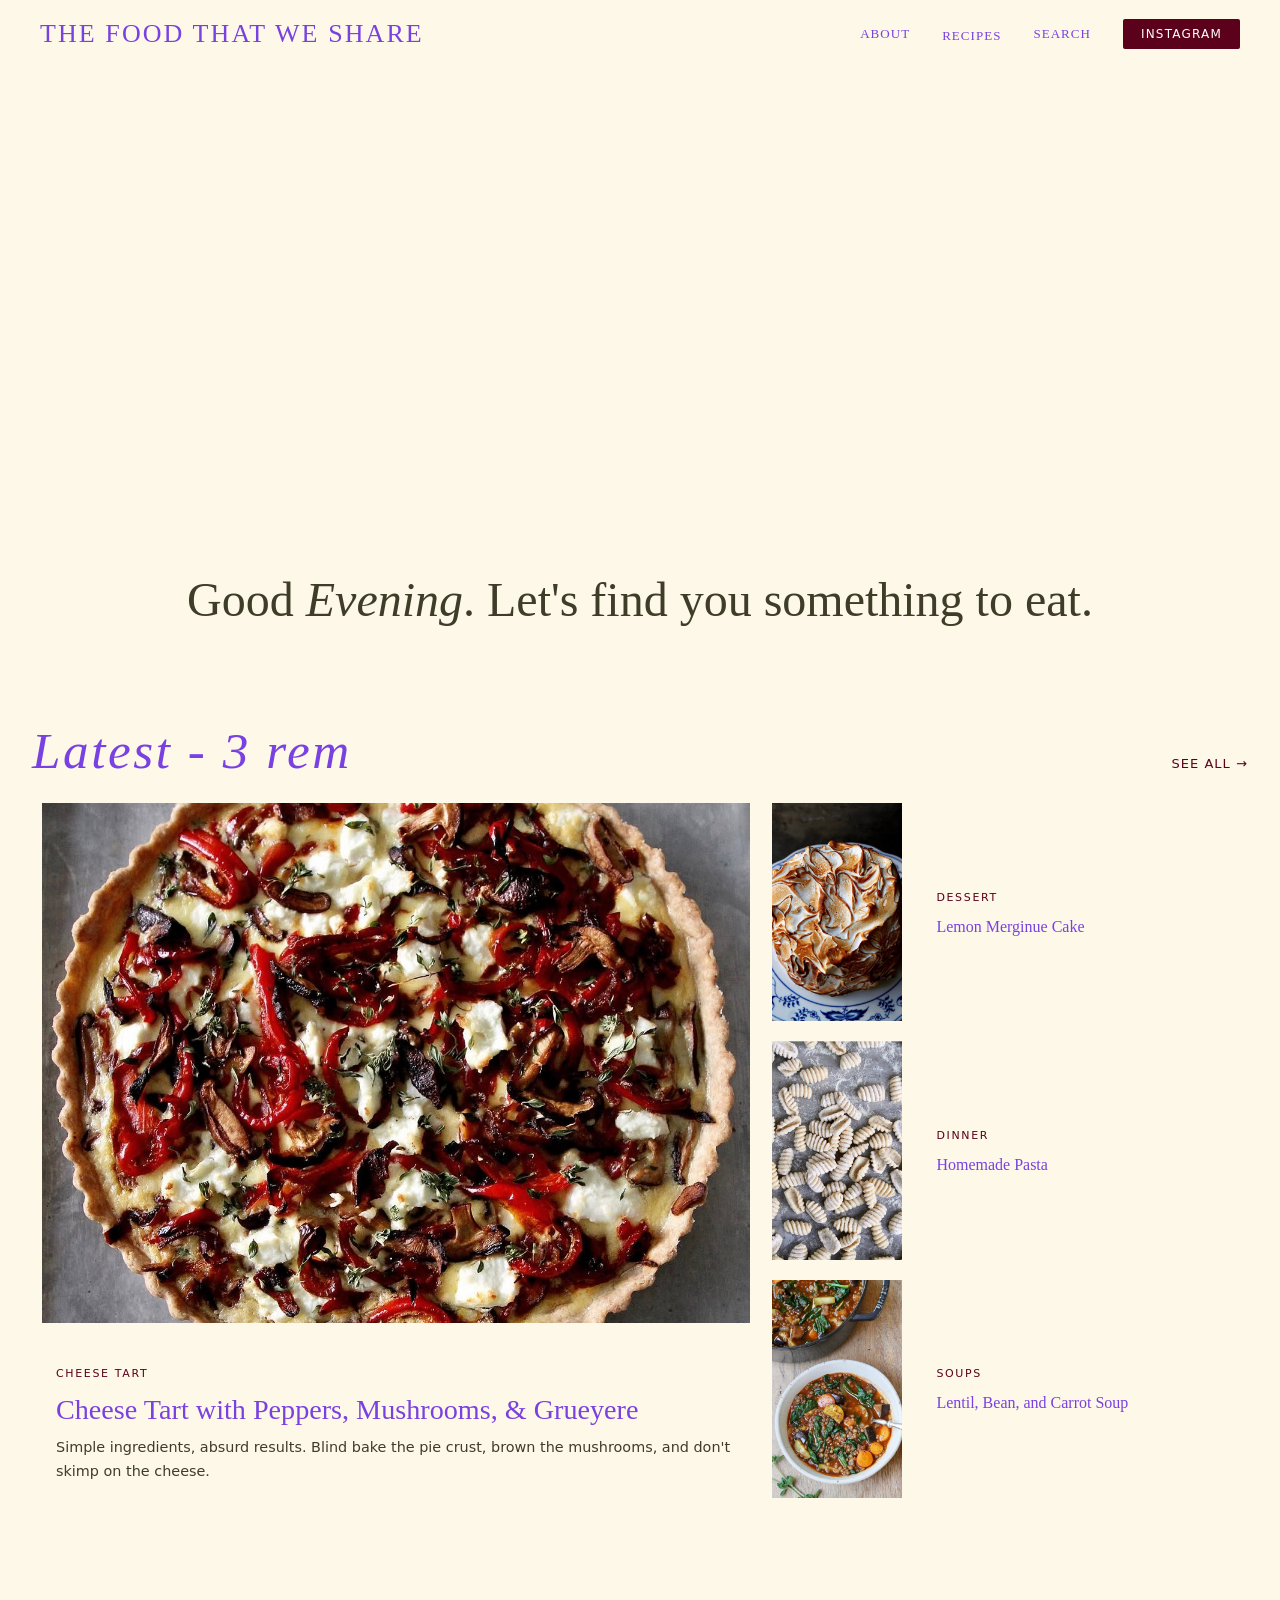
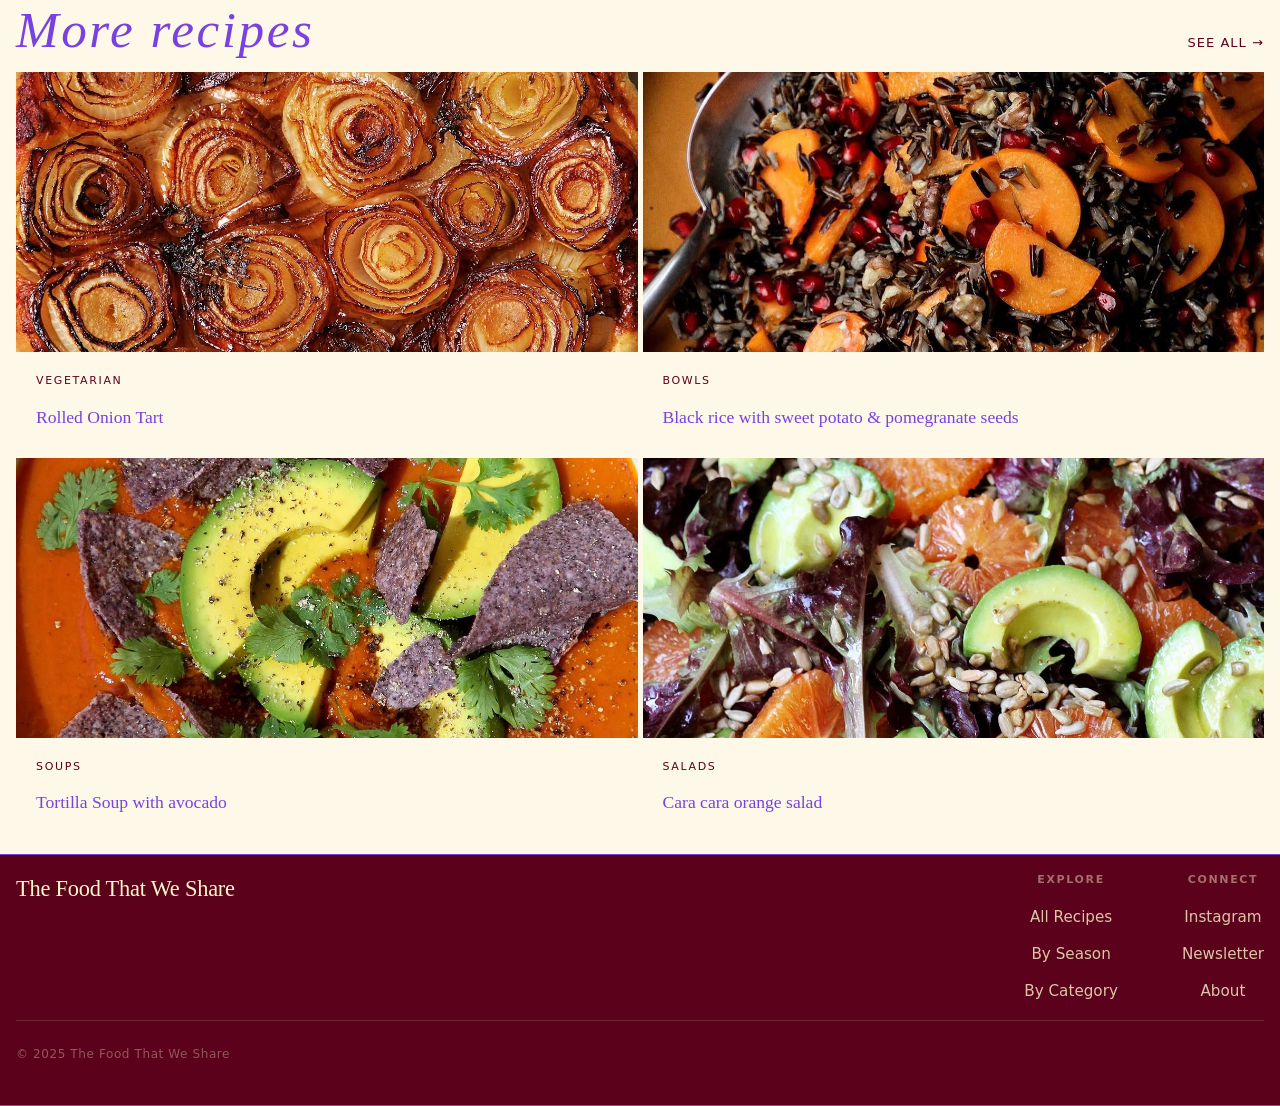
<file: index.html>
<!DOCTYPE html>
<html lang="en">
<head>
  <meta charset="UTF-8" />
  <meta name="viewport" content="width=device-width, initial-scale=1.0" />
  <title>The Food That We Share</title>
  <link rel="stylesheet" href="css/style.css" />
  <link rel="preconnect" href="https://fonts.googleapis.com" />
  <link rel="preconnect" href="https://fonts.gstatic.com" crossorigin />
  <link href="https://fonts.googleapis.com/css2?family=Playfair+Display:ital,wght@0,700;0,900;1,700;1,900&family=DM+Sans:wght@300;400;500&display=swap" rel="stylesheet" />
</head>
<body>

  <!-- NAV -->
  <header class="site-header" id="site-header">
  <div class="header-inner">
    <nav class="nav-left">
      <a href="index.html" class="logo">The Food That We Share</a>
    </nav>
    <div class="mobile-svg">
      <svg width="24" height="25" viewBox="0 0 24 25" fill="none" xmlns="http://www.w3.org/2000/svg">
        <circle cx="11" cy="11.5" r="8" stroke="#290A08" stroke-width="1.2"></circle>
        <path d="M16.5 17L21.5 22" stroke="#290A08" stroke-width="1.2"></path>
      </svg>
    </div>
    <a></a>
    <nav class="nav-right">
      <a href="about.html">About</a>
      <div class="dropdown">
        <a href="#">Recipes</a>
        <div class="dropdown-menu">
          <a href="#">Breakfast</a>
          <a href="#">Lunch</a>
          <a href="#">Dinner</a>
          <a href="#">Dessert</a>
          <a href="#">Snacks</a>
        </div>
      </div>
      <a href="#">Search</a>
    
  <button class="btn-subscribe">Instagram</button>
    </nav>
    <button class="burger" id="burger" aria-label="Open menu">
      <span></span><span></span><span></span>
    </button>
  </div>
  <!-- Mobile menu -->
  <div class="mobile-menu" id="mobile-menu">
    <a href="#">Recipes</a>
    <a href="#">Our partners</a>
    <a href="#">Instagram</a>
    <a href="#">Shop</a>
    <a href="about.html">About</a>
    <a href="#" class="mobile-subscribe">Subscribe</a>
  </div>
</header>

  <main>
    <!-- HERO -->
    <section class="hero">
      <video autoplay loop muted="yes" playsinline width="70%">
        <source src="photos/salad.mp4" type="video/quicktime">
        Your browser does not support the video tag.
      </video>
      <h1 class="hero-title" id="greeting"></h1>
      <script>
        const hour = new Date().getHours();
        let greet;

        if (hour < 12) {
          greet = "Good <i>Morning</i>";
        } else if (hour < 18) {
          greet = "Good <i>Afternoon</i>";
        } else {
          greet = "Good <i>Evening</i>";
        }

        document.getElementById("greeting").innerHTML = greet + ". Let's find you something to eat.";
      </script>
    </section>

    <!-- FEATURED GRID -->
    <section class="featured-grid">
      <div class="section-header">
        <h2 class="section-title">Latest - 3 rem</h2>
        <a href="#" class="see-all">See all →</a>
      </div>

      <div class="grid-layout">

        <!-- Big card -->
        <article class="card card--big">
          <a href="recipe.html" class="card-img-link">
            <img
              src="photos/cheese_tart.PNG"
              class="card-img"
            />
          </a>
          <div class="card-body">
            <span class="card-tag">Cheese Tart</span>
            <h3 class="card-title"><a href="recipe.html">Cheese Tart with Peppers, Mushrooms, &amp; Grueyere</a></h3>
            <p class="card-desc">Simple ingredients, absurd results. Blind bake the pie crust, brown the mushrooms, and don't skimp on the cheese.</p>
          </div>
        </article>

        <!-- Small cards column -->
        <div class="small-cards">

          <article class="card card--small">
            <a href="recipe.html" class="card-img-link">
              <img
                src="photos/lemon_meringue.PNG"
                class="card-img"
              />
            </a>
            <div class="card-body">
              <span class="card-tag">Dessert</span>
              <h3 class="card-title"><a href="recipe.html">Lemon Merginue Cake</a></h3>
            </div>
          </article>

          <article class="card card--small">
            <a href="recipe.html" class="card-img-link">
              <img
                src="photos/pasta_shapes.PNG"
                class="card-img"
              />
            </a>
            <div class="card-body">
              <span class="card-tag">Dinner</span>
              <h3 class="card-title"><a href="recipe.html">Homemade Pasta</a></h3>
            </div>
          </article>

          <article class="card card--small">
            <a href="recipe.html" class="card-img-link">
              <img
                src="photos/soup.PNG"
                class="card-img"
              />
            </a>
            <div class="card-body">
              <span class="card-tag">Soups</span>
              <h3 class="card-title"><a href="recipe.html">Lentil, Bean, and Carrot Soup</a></h3>
              <!-- <p class="card-desc">blah blah blah</p> -->
            </div>
          </article>

        </div>
      </div>
    </section>

    <!-- MORE RECIPES ROW -->
    <section class="more-recipes">
      <div class="section-header">
        <h2 class="section-title">More recipes</h2>
        <a href="#" class="see-all">See all →</a>
      </div>
      <div class="row-cards">

        <article class="row-card">
          <a href="recipe.html">
            <div class="row-card-img-wrap">
              <img
                src="photos/onion_tart.PNG"
                class="card-img"
              />
            </div>
          </a>
          <span class="card-tag">Vegetarian</span>
          <h3 class="row-card-title"><a href="recipe.html">Rolled Onion Tart</a></h3>
          <!-- <p class="row-card-desc">blah blah blah</p> -->
        </article>

        <article class="row-card">
          <a href="recipe.html">
            <div class="row-card-img-wrap">
              <img
                src="photos/rice_sweetpotato.PNG"
                class="card-img"
              />
            </div>
          </a>
          <span class="card-tag">Bowls</span>
          <h3 class="row-card-title"><a href="recipe.html">Black rice with sweet potato &amp; pomegranate seeds</a></h3>
        </article>

        <article class="row-card">
          <a href="recipe.html">
            <div class="row-card-img-wrap">
              <img
                src="photos/tortillasoup.PNG"
                class="card-img"
              />
            </div>
          </a>
          <span class="card-tag">Soups</span>
          <h3 class="row-card-title"><a href="recipe.html">Tortilla Soup with avocado</a></h3>
        </article>

        <article class="row-card">
          <a href="recipe.html">
            <div class="row-card-img-wrap">
              <img
                src="photos/orange_salad.PNG"
                class="card-img"
              />
            </div>
          </a>
          <span class="card-tag">Salads</span>
          <h3 class="row-card-title"><a href="recipe.html">Cara cara orange salad</a></h3>
        </article>

      </div>
    </section>

  </main>

  <!-- FOOTER -->
  <footer class="newsletter-band">
    <div class="footer-inner">
      <div class="footer-brand">
        <a href="index.html" class="logo footer-logo">The Food That We Share</a>
      </div>
      <nav class="footer-nav">
        <div class="footer-col">
          <strong>Explore</strong>
          <a href="#">All Recipes</a>
          <a href="#">By Season</a>
          <a href="#">By Category</a>
        </div>
        <div class="footer-col">
          <strong>Connect</strong>
          <a href="#">Instagram</a>
          <a href="#">Newsletter</a>
          <a href="#">About</a>
        </div>
      </nav>
    </div>
    <div class="footer-bottom">
      <span>© 2025 The Food That We Share</span>
    </div>
  </footer>

  <script src="js/main.js"></script>
</body>
</html>
</file>
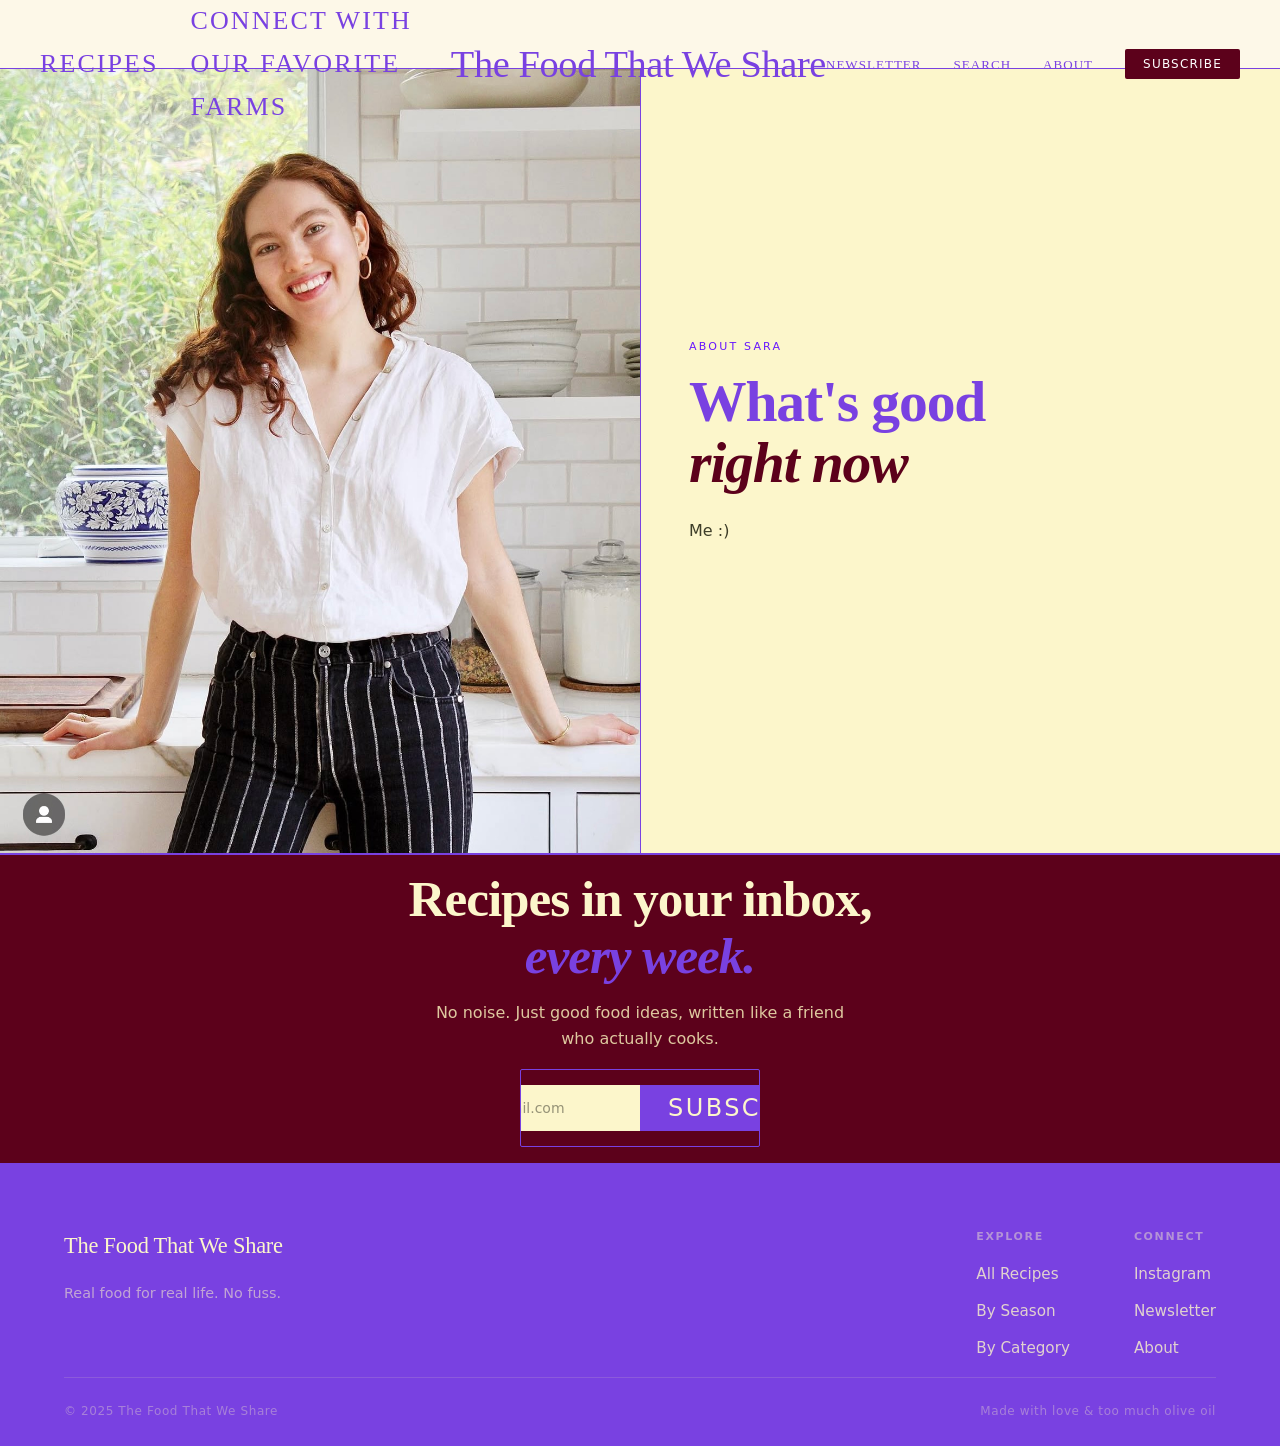
<file: about.html>
<!DOCTYPE html>
<html lang="en">
<head>
  <meta charset="UTF-8" />
  <meta name="viewport" content="width=device-width, initial-scale=1.0" />
  <title>The Food That We Share</title>
  <link rel="stylesheet" href="css/style.css" />
  <link rel="preconnect" href="https://fonts.googleapis.com" />
  <link rel="preconnect" href="https://fonts.gstatic.com" crossorigin />
  <link href="https://fonts.googleapis.com/css2?family=Playfair+Display:ital,wght@0,700;0,900;1,700;1,900&family=DM+Sans:wght@300;400;500&display=swap" rel="stylesheet" />
</head>
<body>

  <!-- NAV -->
  <header class="site-header" id="site-header">
    <div class="header-inner">
      <nav class="nav-left">
        <a href="#">Recipes</a>
        <a href="#">Connect with our favorite farms</a>
      </nav>
      <div class="mobile-svg">
        <svg width="24" height="25" viewBox="0 0 24 25" fill="none" xmlns="http://www.w3.org/2000/svg">
          <circle cx="11" cy="11.5" r="8" stroke="#290A08" stroke-width="1.2"></circle>
          <path d="M16.5 17L21.5 22" stroke="#290A08" stroke-width="1.2"></path>
        </svg>
      </div>
      <a href="index.html" class="logo">The Food That We Share</a>
      <nav class="nav-right">
        <a href="#">Newsletter</a>
        <a href="#">Search</a>
        <a href="about.html">About</a>
        <button class="btn-subscribe">Subscribe</button>
      </nav>
      <button class="burger" id="burger" aria-label="Open menu">
        <span></span><span></span><span></span>
      </button>
    </div>
    <!-- Mobile menu -->
    <div class="mobile-menu" id="mobile-menu">
      <a href="#">Recipes</a>
      <a href="#">Our partners</a>
      <a href="#">Newsletter</a>
      <a href="#">Shop</a>
      <a href="about.html">About</a>
      <a href="#" class="mobile-subscribe">Subscribe</a>
    </div>
  </header>

  <main>
    <!-- FULL-BLEED BANNER -->
    <section class="banner-split">
      <div class="banner-image">
        <img
          src="photos/about.PNG"
        />
      </div>
      <div class="banner-text">
        <span class="banner-eyebrow">About Sara</span>
        <h2 class="banner-heading">What's good<br /><em>right now</em></h2>
        <p>Me :)</p>
      </div>
    </section>

    <!-- NEWSLETTER BAND -->
    <section class="newsletter-band">
      <h2>Recipes in your inbox,<br /><em>every week.</em></h2>
      <p>No noise. Just good food ideas, written like a friend who actually cooks.</p>
      <div class="newsletter-form">
        <input type="email" placeholder="your@email.com" aria-label="Email address" />
        <button type="button">Subscribe</button>
      </div>
    </section>

  </main>

  <!-- FOOTER -->
  <footer class="site-footer">
    <div class="footer-inner">
      <div class="footer-brand">
        <a href="index.html" class="logo footer-logo">The Food That We Share</a>
        <p>Real food for real life. No fuss.</p>
      </div>
      <nav class="footer-nav">
        <div class="footer-col">
          <strong>Explore</strong>
          <a href="#">All Recipes</a>
          <a href="#">By Season</a>
          <a href="#">By Category</a>
        </div>
        <div class="footer-col">
          <strong>Connect</strong>
          <a href="#">Instagram</a>
          <a href="#">Newsletter</a>
          <a href="#">About</a>
        </div>
      </nav>
    </div>
    <div class="footer-bottom">
      <span>© 2025 The Food That We Share</span>
      <span>Made with love &amp; too much olive oil</span>
    </div>
  </footer>

  <script src="js/main.js"></script>
</body>
</html>
</file>
<file: css/style.css>
/* ============================================
   THE HUNGRY TABLE — Main Stylesheet
   ============================================ */

/* --- CSS Variables --- */
:root {
  /* f5eec0 */
  --cream:   #fcf6cb;
  --green:   #6817fe;
  --orange:  #5c011b;
  --dark:    #7941e1;
  --mid:     #3d3d28;
  --light:   #fdf8e8;

  --ff-display: 'Garamond', Georgia, serif;
  --ff-body:    'Garamond', system-ui, sans-serif;

  --header-h: 68px;
  --transition: 0.25s ease;
  --radius: 2px;
}

/* --- Reset & Base --- */
*, *::before, *::after { box-sizing: border-box; margin: 0; padding: 0; }

html { scroll-behavior: smooth; }

body {
  background: var(--light);
  color: var(--dark);
  font-family: var(--ff-body);
  font-size: 17px;
  line-height: 1.65;
  -webkit-font-smoothing: antialiased;
  overflow-x: hidden;
}

img { display: block; width: 100%; height: 100%; object-fit: cover; }
a { color: inherit; text-decoration: none; }

/* ============================================
   HEADER / NAV
   ============================================ */
.site-header {
  position: sticky;
  top: 0; 
  left: 0; 
  right: 0;
  z-index: 100;
  background: var(--light);
  /* border-bottom: 1.5px solid var(--dark); */
  transform: translateY(0); 
  transition: transform 0.3s ease;
}


.header-inner {
  display: grid;
  grid-template-columns: 1fr auto 1fr;
  align-items: center;
  height: var(--header-h);
  padding: 0 2.5rem;
  max-width: 100%;
}

.nav-left, .nav-right {
  display: flex;
  align-items: center;
  gap: 2rem;
}

.mobile-svg {
  display: none;
  flex-direction: column;
  gap: 5px;
  background: none;
  border: none;
  cursor: pointer;
  padding: 4px;
  grid-column: 1;
  justify-self: left;
}

.nav-right { justify-content: flex-end; }

.nav-left a {
  font-family: var(--ff-display);
  font-size: 26px;
  font-weight: 500;
  letter-spacing: 0.08em;
  text-transform: uppercase;
  color: var(--dark);
  transition: color var(--transition);
}

.nav-right a {
  font-family: var(--ff-display);
  font-size: 13px;
  font-weight: 500;
  letter-spacing: 0.08em;
  text-transform: uppercase;
  color: var(--dark);
  transition: color var(--transition);
}

.nav-left a:hover, .nav-right a:hover { color: var(--orange); }

.logo {
  font-family: var(--ff-display);
  font-size: clamp(2.1rem, 3vw, 2.5rem);
  font-weight: 400;
  color: var(--dark);
  letter-spacing: -0.01em;
  text-align: center;
  white-space: nowrap;
}

.btn-subscribe {
  background: var(--orange);
  color: white;
  border: none;
  font-family: var(--ff-body);
  font-size: 12px;
  font-weight: 500;
  letter-spacing: 0.1em;
  text-transform: uppercase;
  padding: 8px 18px;
  cursor: pointer;
  border-radius: var(--radius);
  transition: background var(--transition), transform var(--transition);
}

.btn-subscribe:hover {
  background: var(--dark);
  transform: translateY(-1px);
}

/* Burger */
.burger {
  display: none;
  flex-direction: column;
  gap: 5px;
  background: none;
  border: none;
  cursor: pointer;
  padding: 4px;
  grid-column: 3;
  justify-self: end;
}

.burger span {
  display: block;
  width: 24px;
  height: 2px;
  background: var(--dark);
  transition: transform var(--transition), opacity var(--transition);
}

.burger.open span:nth-child(1) { transform: translateY(7px) rotate(45deg); }
.burger.open span:nth-child(2) { opacity: 0; }
.burger.open span:nth-child(3) { transform: translateY(-7px) rotate(-45deg); }

/* Mobile menu */
.mobile-menu {
  display: none;
  flex-direction: column;
  padding: 1.5rem 2.5rem 2rem;
  border-top: 1.5px solid var(--dark);
  gap: 1.25rem;
}

.mobile-menu a {
  font-family: var(--ff-body);
  font-size: 14px;
  font-weight: 500;
  letter-spacing: 0.08em;
  text-transform: uppercase;
}

.mobile-menu.open { display: flex; }

.mobile-subscribe {
  margin-top: 0.5rem;
  background: var(--orange);
  color: white !important;
  padding: 10px 20px;
  text-align: center;
  border-radius: var(--radius);
}

/* ============================================
   HERO
   ============================================ */
.hero {
  display: flex;
  flex-direction: column;
  align-items: center;
  text-align: center;
  margin-top: var(--header-h);
  padding: 1rem 4rem;
}

.hero video {
  width: 70%;
  margin-bottom: 1rem;
}

.hero-title {
  font-family: var(--ff-display);
  font-size: 3rem;
  font-weight: 400;
  line-height: 1.2;
  color: var(--mid);
}


/* ============================================
   BUTTONS
   ============================================ */
.btn-primary {
  display: inline-block;
  background: var(--orange);
  color: white;
  font-family: var(--ff-body);
  font-size: 13px;
  font-weight: 500;
  letter-spacing: 0.08em;
  text-transform: uppercase;
  padding: 14px 32px;
  border-radius: var(--radius);
  transition: background var(--transition), transform var(--transition);
}

.btn-primary:hover {
  background: var(--green);
  /* color: var(--dark); */
  transform: translateY(-2px);
}

.btn-dark {
  background: var(--dark);
}

.btn-dark:hover {
  background: var(--orange);
  color: white;
}

/* ============================================
   SECTION HEADERS
   ============================================ */
.section-header {
  display: flex;
  align-items: baseline;
  justify-content: space-between;
  padding: 0rem;
}

.section-title {
  font-family: var(--ff-display);
  font-size: clamp(2.2rem, 4vw, 3.5rem);
  font-weight: 300;
  font-style: italic;
  color: var(--dark);
  letter-spacing: 0.05em;
}

.see-all {
  font-size: 13px;
  font-weight: 500;
  letter-spacing: 0.08em;
  text-transform: uppercase;
  color: var(--orange);
  transition: color var(--transition);
}

.see-all:hover { color: var(--dark); }

/* ============================================
   FEATURED GRID
   ============================================ */
.featured-grid {
  padding: 1rem 4rem;
  max-width: 100%;
}

.grid-layout {
  display: grid;
  grid-template-columns: 3fr 2fr;
  gap: 2px;
  /* border: 1.5px solid var(--dark); */
}

/* Cards — shared */
.card {
  position: relative;
  overflow: hidden;
  /* background: var(--cream); */
}

.card-img-link {
  display: block;
  overflow: hidden;
}

.card-img {
  transition: transform 0.6s cubic-bezier(0.25,0.46,0.45,0.94);
}

.card-img-link:hover .card-img {
  transform: scale(1.04);
}

.card-body {
  padding: 1.5rem;
}

.card-tag {
  display: inline-block;
  font-size: 11px;
  font-weight: 500;
  letter-spacing: 0.15em;
  text-transform: uppercase;
  color: var(--orange);
  margin-bottom: 0.6rem;
}

.card-title {
  font-family: var(--ff-display);
  font-weight: 500;
  color: var(--dark);
  line-height: 1.2;
}

.card-title a:hover { color: var(--orange); }

.card-desc {
  font-size: 0.9rem;
  color: var(--mid);
  margin-top: 0.6rem;
  line-height: 1.65;
}

/* Big card */
.card--big .card-img-link {
  height: 520px;
  margin: 10px;
}

.card--big .card-title {
  font-size: clamp(1.3rem, 2.2vw, 1.9rem);
}

/* Small cards column */
.small-cards {
  display: flex;
  flex-direction: column;
  gap: 0;
  /* border-left: 1.5px solid var(--dark); */
}

.card--small {
  flex: 1;
  display: flex;
  flex-direction: row;
  /* border-bottom: 1.5px solid var(--dark); */
  gap: 5;
}

.card--small:last-child { border-bottom: none; }

.card--small .card-img-link {
  width: 130px;
  min-width: 130px;
  height: auto;
  flex-shrink: 0;
  margin: 10px;
}

.card--small .card-body {
  /* padding: 1.25rem; */
  display: flex;
  flex-direction: column;
  justify-content: center;
}

.card--small .card-title {
  font-size: 1rem;
}

/* ============================================
   BANNER SPLIT
   ============================================ */
.banner-split {
  display: grid;
  grid-template-columns: 1fr 1fr;
  min-height: 520px;
  border-top: 1.5px solid var(--dark);
  border-bottom: 1.5px solid var(--dark);
}

.banner-image {
  overflow: hidden;
}

.banner-image img {
  height: 100%;
  transition: transform 0.8s ease;
}

.banner-split:hover .banner-image img {
  transform: scale(1.03);
}

.banner-text {
  background: var(--cream);
  padding: 5rem;
  display: flex;
  flex-direction: column;
  justify-content: center;
  border-left: 1.5px solid var(--dark);
}

.banner-eyebrow {
  font-size: 11px;
  font-weight: 500;
  letter-spacing: 0.2em;
  text-transform: uppercase;
  color: var(--green);
  margin-bottom: 1rem;
}

.banner-heading {
  font-family: var(--ff-display);
  font-size: clamp(2.5rem, 4.5vw, 4rem);
  font-weight: 900;
  line-height: 1.05;
  letter-spacing: -0.02em;
  color: var(--dark);
  margin-bottom: 1.5rem;
}

.banner-heading em {
  font-style: italic;
  color: var(--orange);
}

.banner-text p {
  font-size: 1rem;
  color: var(--mid);
  max-width: 400px;
  margin-bottom: 2.5rem;
  line-height: 1.7;
}

/* ============================================
   MORE RECIPES ROW
   ============================================ */
.more-recipes {
  padding: 5rem 4rem;
}

.row-cards {
  display: grid;
  grid-template-columns: repeat(4, 1fr);
  gap: 5px;
  /* border: 1.5px solid var(--dark); */
}

.row-card {
  padding: 0 0 1.5rem;
  /* border-right: 1.5px solid var(--dark); */
  overflow: hidden;
}

.row-card-img-wrap {
  height: 280px;
  overflow: hidden;
  margin-bottom: 1.25rem;
}

.row-card-img-wrap img {
  transition: transform 0.6s cubic-bezier(0.25,0.46,0.45,0.94);
}

.row-card:hover .row-card-img-wrap img { transform: scale(1.05); }

.row-card .card-tag {
  display: block;
  padding: 0 1.25rem 0.4rem;
}

.row-card-title {
  font-family: var(--ff-display);
  font-size: 1.1rem;
  font-weight: 500;
  line-height: 1.25;
  padding: 0 1.25rem;
}

.row-card-desc {
  font-family: var(--ff-display);
  line-height: 1.25;
  padding: 1.1rem 1.25rem;
}

.row-card-title a:hover { color: var(--orange); }

/* ============================================
   NEWSLETTER BAND
   ============================================ */
.newsletter-band {
  background: var(--orange);
  padding-top: 1.5rem;
  padding-left: 3rem;
  padding-right: 3rem;
  text-align: center;
  border-top: .5px solid var(--dark);
  border-bottom: .5px solid var(--dark);
}

.newsletter-band h2 {
  font-family: var(--ff-display);
  font-size: clamp(2rem, 4vw, 3.5rem);
  font-weight: 900;
  line-height: 1.1;
  color: var(--cream);
  letter-spacing: -0.02em;
  margin-bottom: 1rem;
}

.newsletter-band h2 em {
  color: var(--dark);
}

.newsletter-band p {
  color: rgba(245,235,182,0.85);
  max-width: 440px;
  margin: 0 auto 1rem;
  font-size: 1rem;
}

.newsletter-form {
  display: flex;
  justify-content: center;
  gap: 0;
  padding: 15px 20px;
  max-width: 240px;
  margin: auto auto;
  border: 1.5px solid var(--dark);
  border-radius: var(--radius);
  overflow: hidden;
}

.newsletter-form input {
  flex: 1;
  padding: 15px 20px;
  font-family: var(--ff-body);
  font-size: 14px;
  background: var(--cream);
  border: none;
  outline: none;
  color: var(--dark);
}

.newsletter-form input::placeholder { color: rgba(26,26,18,0.45); }

.newsletter-form button {
  background: var(--dark);
  color: var(--cream);
  border: none;
  font-family: var(--ff-body);
  font-size: 24px;
  font-weight: 500;
  letter-spacing: 0.1em;
  text-transform: uppercase;
  padding: 0 28px;
  cursor: pointer;
  transition: background var(--transition);
  white-space: nowrap;
}

.newsletter-form button:hover { background: var(--green); color: var(--light); }

/* ============================================
   FOOTER
   ============================================ */
.site-footer {
  background: var(--dark);
  color: var(--cream);
  padding: 4rem 4rem 0;
}

.footer-inner {
  display: flex;
  justify-content: space-between;
  align-items: flex-start;
  padding-bottom: 1rem;
  border-bottom: 1px solid rgba(245,235,182,0.15);
  gap: 3rem;
}

.footer-logo {
  font-size: 1.4rem;
  display: block;
  margin-bottom: 1rem;
  color: var(--cream) !important;
}

.footer-brand p {
  font-size: 0.9rem;
  opacity: 0.55;
  max-width: 220px;
  line-height: 1.7;
}

.footer-nav {
  display: flex;
  gap: 4rem;
}

.footer-col {
  display: flex;
  flex-direction: column;
  color:var(--cream);
  gap: 0.75rem;
}

.footer-col strong {
  font-size: 11px;
  letter-spacing: 0.15em;
  text-transform: uppercase;
  opacity: 0.45;
  margin-bottom: 0.25rem;
}

.footer-col a {
  font-size: 0.95rem;
  opacity: 0.8;
  transition: opacity var(--cream), color var(--cream);
}

.footer-col a:hover { opacity: 1; color: var(--green); }

.footer-bottom {
  display: flex;
  justify-content: space-between;
  padding: 1.5rem 0;
  font-size: 12px;
  color:var(--cream);
  opacity: 0.35;
  letter-spacing: 0.05em;
}

/* ============================================
   RESPONSIVE
   ============================================ */
@media (max-width: 1300px) {
  .featured-grid { padding: 4rem 2rem; }
  .more-recipes, .newsletter-band { padding: 1rem 1rem; }
  .banner-text { padding: 3rem; }
  .row-cards { grid-template-columns: repeat(2, 1fr); }
  .row-card:nth-child(2) { border-right: none; }
  .row-card:nth-child(3) { border-top: none; }
  .row-card:nth-child(4) { border-top: none; }
}

@media (max-width: 1200px) {
  :root { --header-h: 60px; }

  .nav-left, .nav-right { display: none; }
  .burger { display: flex; }

  .mobile-svg {
    display: flex;
  }

  .header-inner {
    grid-template-columns: auto 1fr auto;
    padding: 0 1.5rem;
  }

  .logo { grid-column: 2; display:flex; justify-content: center; align-items: center; }

  .grid-layout { grid-template-columns: 1fr; }
  .small-cards { border-left: none; border-top: 1.5px solid var(--dark); }
  .card--small { flex-direction: column; border-right: none; }
  .card--small .card-img-link { width: 100%; height: 200px; }

  .banner-split { grid-template-columns: 1fr; }
  .banner-image { height: 360px; }
  .banner-text { border-left: none; border-top: 1.5px solid var(--dark); padding: 3rem 2rem; }

  /* .hero-text { padding: 0 2rem 4rem; } */
  .featured-grid { padding: 3rem 1.5rem; }
  .more-recipes { padding: 3rem 1.5rem; }
  .newsletter-band { padding: 1rem 1rem; }
  .site-footer { padding: 3rem 1.5rem 0; }
  .footer-inner { flex-direction: column; gap: 1rem; }
}

@media (max-width: 600px) {
  .row-cards { grid-template-columns: 1fr; }
  .row-card { border-right: none; border-bottom: none ; }
  .row-card:last-child { border-bottom: none; }
  .row-card:nth-child(n) { border-top: none; border-right: none; }
  .newsletter-form { flex-direction: column; }
  .newsletter-form button { padding: 14px; }
  .footer-nav { flex-direction: column; gap: 2rem; }
  .footer-bottom { flex-direction: column; gap: 0.5rem; }
}

/* Print recipe */
@media print {
  .site-header, .site-footer, .more-recipes, .btn-print { display: none !important; }
  .recipe-main { margin-top: 0; }
}

/* ============================================
   DROPDOWN MENU
   ============================================ */
/* Container must be relative so the menu positions under it */
.dropdown {
  position: relative;
  display: inline-block;
}

/* Hide the menu by default */
.dropdown-menu {
  display: none;
  position: absolute;
  top: 100%;       /* sits just below the trigger link */
  left: 0;
  background-color: white;
  border: 1px solid #ddd;
  border-radius: 4px;
  min-width: 160px;
  box-shadow: 0 4px 12px rgba(0,0,0,0.1);
  z-index: 1000;
}

/* Show the menu when hovering the container */
.dropdown:hover .dropdown-menu {
  display: block;
}

/* Style the dropdown links */
.dropdown-menu a {
  display: block;
  padding: 10px 16px;
  text-decoration: none;
  color: #333;
}

.dropdown-menu a:hover {
  background-color: #f5f5f5;
}
</file>
